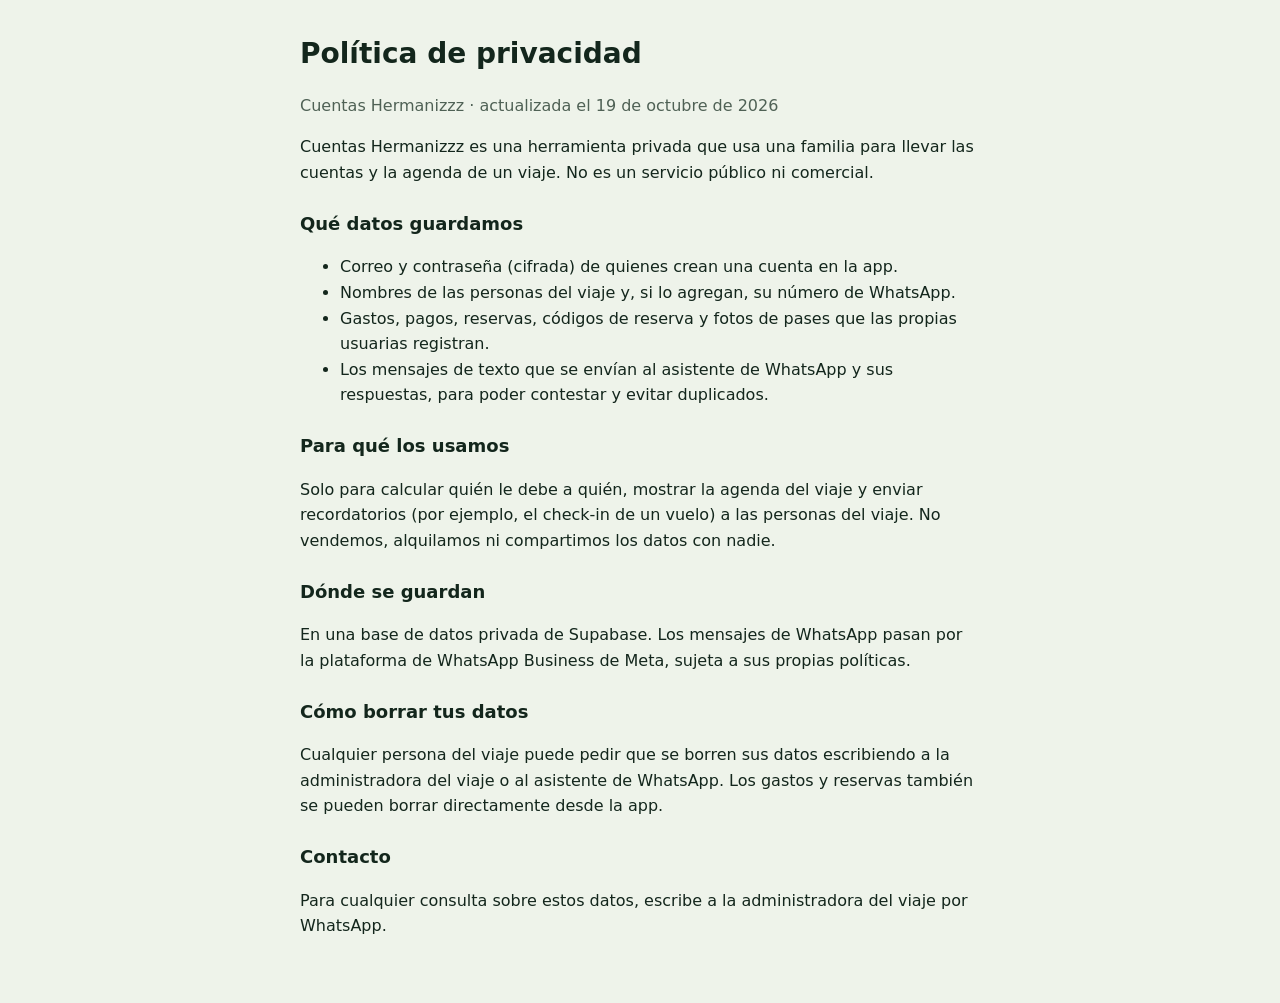
<file: privacidad.html>
<!doctype html>
<html lang="es">
<head>
<meta charset="utf-8">
<meta name="viewport" content="width=device-width,initial-scale=1">
<title>Privacidad · Cuentas Hermanizzz</title>
<style>
body{margin:0;background:#EEF3EA;color:#13261C;font-family:system-ui,-apple-system,"Segoe UI",sans-serif;line-height:1.6}
main{max-width:680px;margin:0 auto;padding:32px 18px 48px}
h1{font-size:28px;margin:0 0 4px}h2{font-size:18px;margin:24px 0 6px}
p,li{font-size:16px}.muted{color:#4F6155}
</style>
</head>
<body>
<main>
<h1>Política de privacidad</h1>
<p class="muted">Cuentas Hermanizzz · actualizada el 19 de octubre de 2026</p>

<p>Cuentas Hermanizzz es una herramienta privada que usa una familia para llevar las cuentas y la agenda de un viaje. No es un servicio público ni comercial.</p>

<h2>Qué datos guardamos</h2>
<ul>
<li>Correo y contraseña (cifrada) de quienes crean una cuenta en la app.</li>
<li>Nombres de las personas del viaje y, si lo agregan, su número de WhatsApp.</li>
<li>Gastos, pagos, reservas, códigos de reserva y fotos de pases que las propias usuarias registran.</li>
<li>Los mensajes de texto que se envían al asistente de WhatsApp y sus respuestas, para poder contestar y evitar duplicados.</li>
</ul>

<h2>Para qué los usamos</h2>
<p>Solo para calcular quién le debe a quién, mostrar la agenda del viaje y enviar recordatorios (por ejemplo, el check-in de un vuelo) a las personas del viaje. No vendemos, alquilamos ni compartimos los datos con nadie.</p>

<h2>Dónde se guardan</h2>
<p>En una base de datos privada de Supabase. Los mensajes de WhatsApp pasan por la plataforma de WhatsApp Business de Meta, sujeta a sus propias políticas.</p>

<h2>Cómo borrar tus datos</h2>
<p>Cualquier persona del viaje puede pedir que se borren sus datos escribiendo a la administradora del viaje o al asistente de WhatsApp. Los gastos y reservas también se pueden borrar directamente desde la app.</p>

<h2>Contacto</h2>
<p>Para cualquier consulta sobre estos datos, escribe a la administradora del viaje por WhatsApp.</p>
</main>
</body>
</html>
</file>
